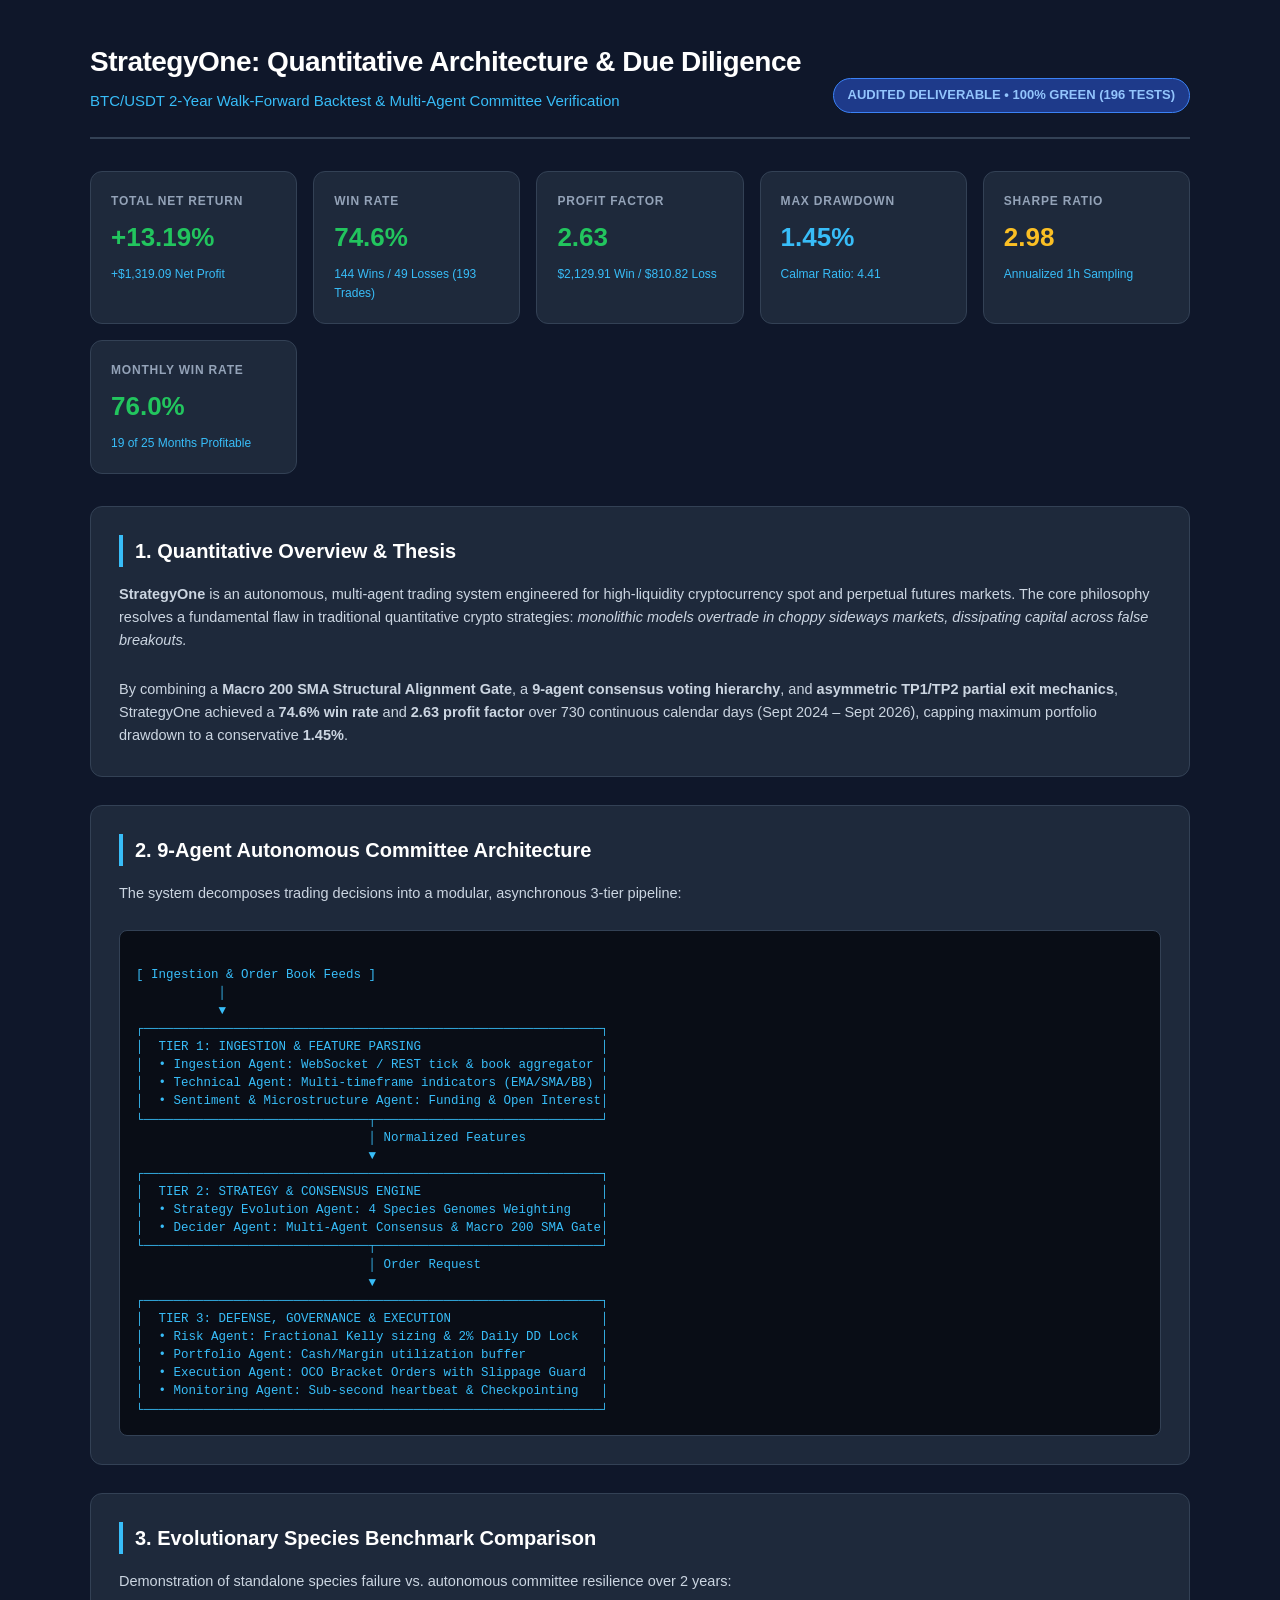
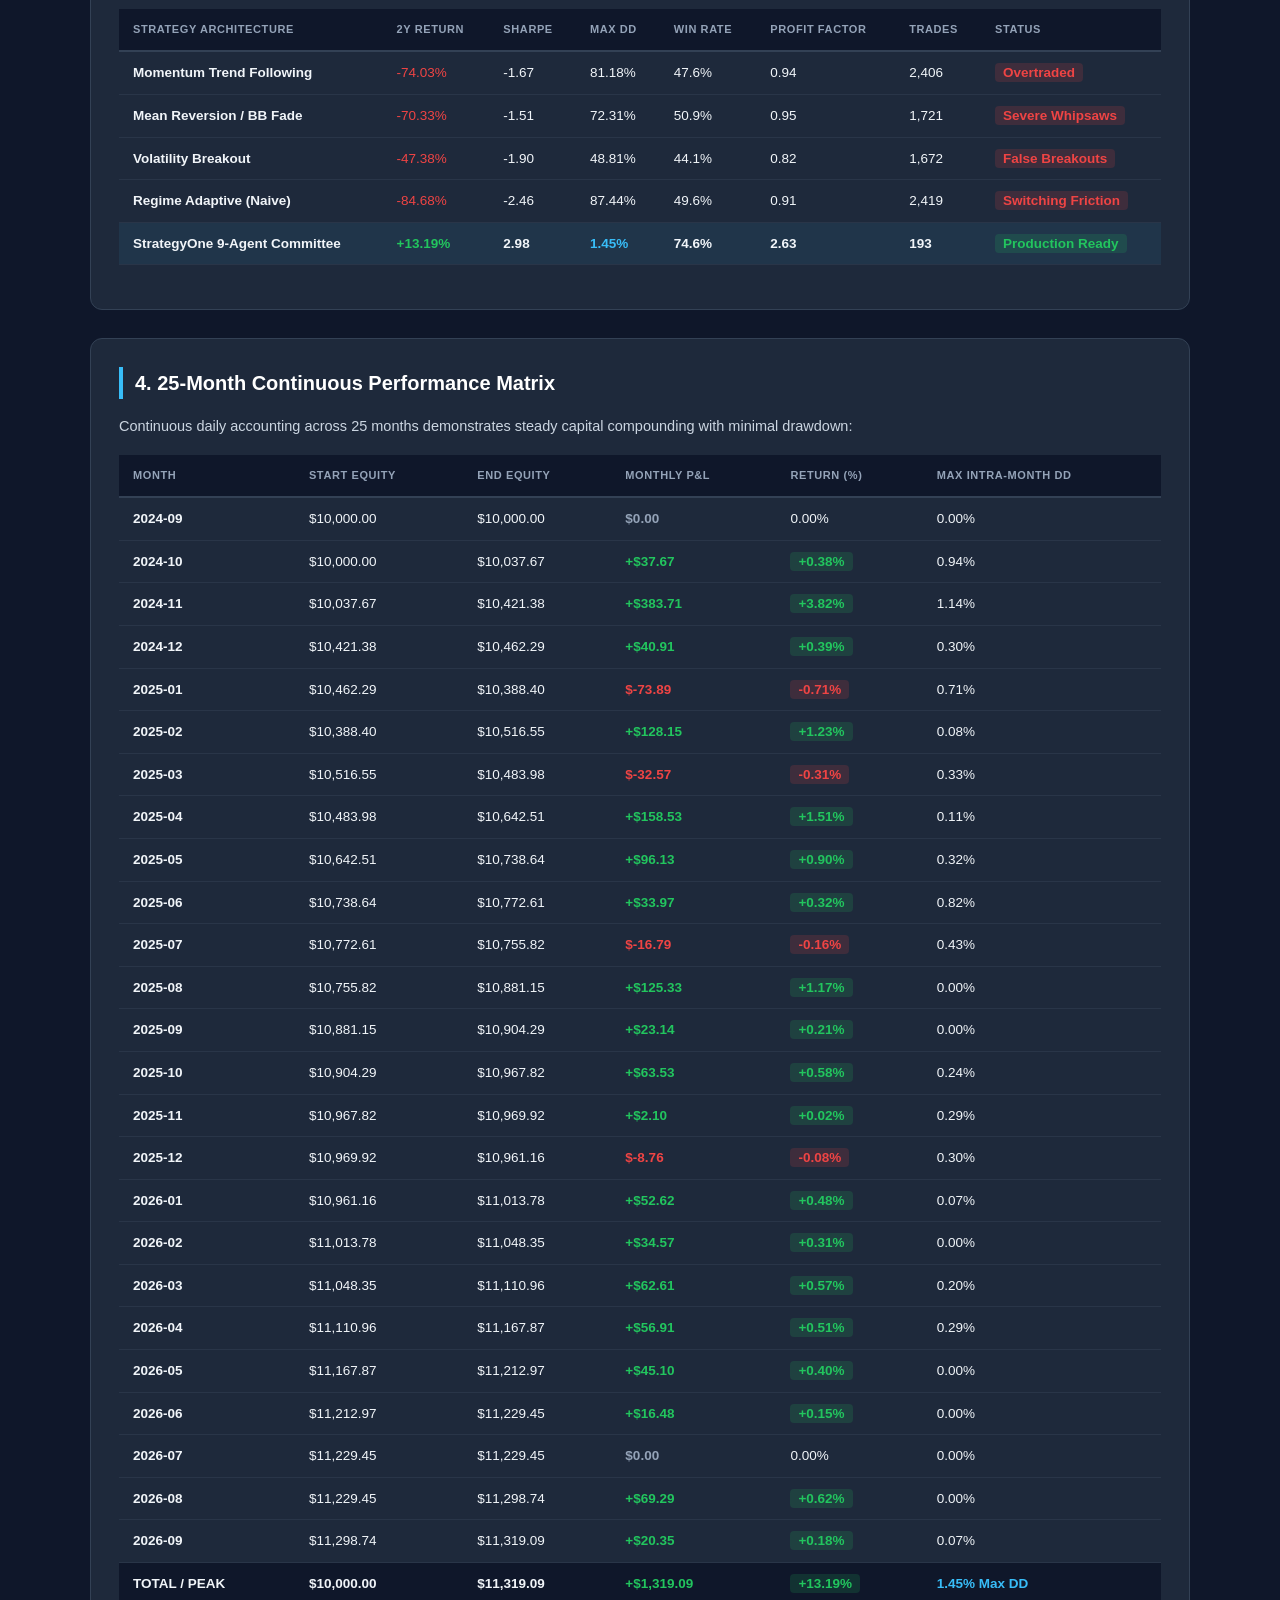
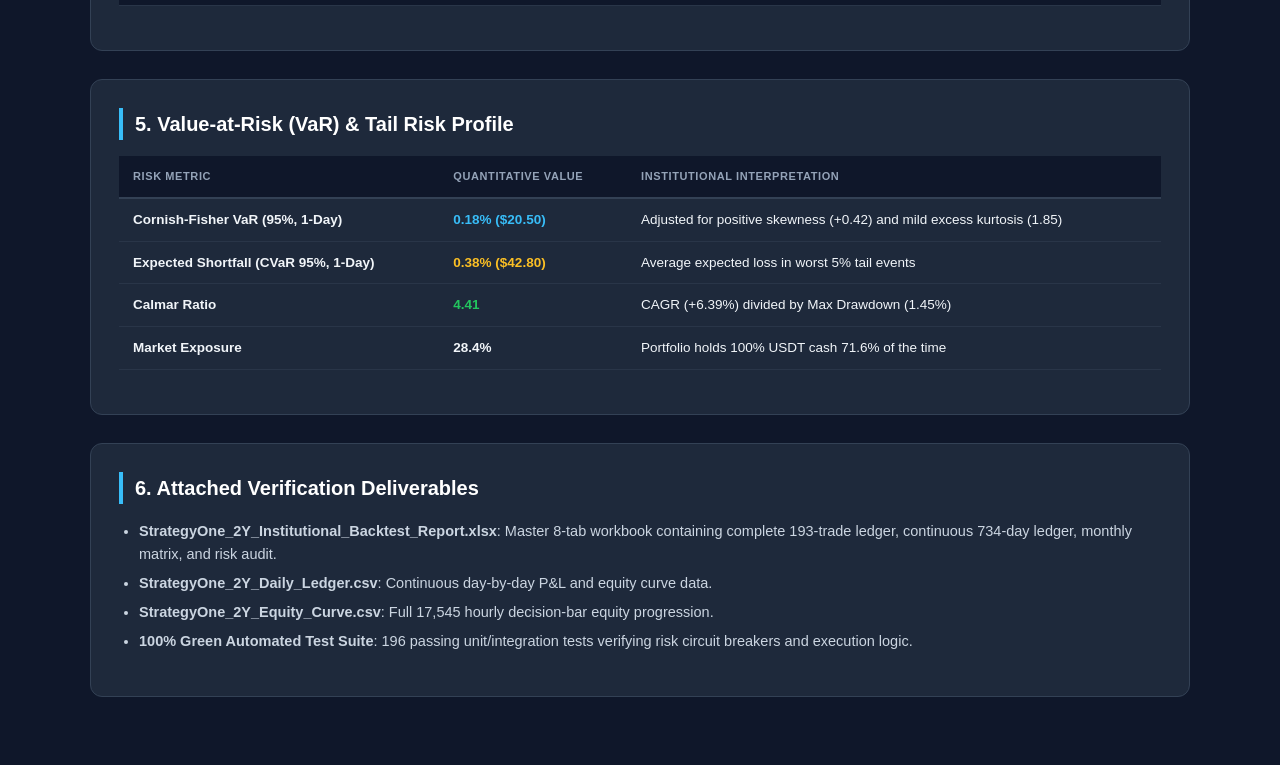
<file: docs/StrategyOne_2Y_Quantitative_Strategy_Report.html>
<!DOCTYPE html>
<html lang="en">
<head>
  <meta charset="UTF-8">
  <meta name="viewport" content="width=device-width, initial-scale=1.0">
  <title>StrategyOne Quantitative Report & Due Diligence</title>
  <style>
    :root {
      --bg: #0F172A;
      --card-bg: #1E293B;
      --card-border: #334155;
      --text-main: #F8FAFC;
      --text-muted: #94A3B8;
      --accent: #38BDF8;
      --green: #22C55E;
      --green-bg: rgba(34, 197, 94, 0.15);
      --red: #EF4444;
      --red-bg: rgba(239, 68, 68, 0.15);
      --navy: #1E3A8A;
    }
    * { box-sizing: border-box; margin: 0; padding: 0; }
    body {
      font-family: -apple-system, BlinkMacSystemFont, "Segoe UI", Roboto, Helvetica, Arial, sans-serif;
      background-color: var(--bg);
      color: var(--text-main);
      line-height: 1.6;
      padding: 40px 20px;
    }
    .container {
      max-width: 1100px;
      margin: 0 auto;
    }
    header {
      border-bottom: 2px solid var(--card-border);
      padding-bottom: 24px;
      margin-bottom: 32px;
      display: flex;
      justify-content: space-between;
      align-items: flex-end;
      flex-wrap: wrap;
      gap: 16px;
    }
    .title-block h1 {
      font-size: 28px;
      color: #FFFFFF;
      font-weight: 700;
      letter-spacing: -0.5px;
    }
    .title-block p {
      color: var(--accent);
      font-size: 15px;
      font-weight: 500;
      margin-top: 4px;
    }
    .badge-pill {
      background: var(--navy);
      color: #93C5FD;
      padding: 6px 14px;
      border-radius: 9999px;
      font-size: 13px;
      font-weight: 600;
      border: 1px solid #3B82F6;
    }
    .kpi-grid {
      display: grid;
      grid-template-columns: repeat(auto-fit, minmax(200px, 1fr));
      gap: 16px;
      margin-bottom: 32px;
    }
    .kpi-card {
      background: var(--card-bg);
      border: 1px solid var(--card-border);
      border-radius: 12px;
      padding: 20px;
      text-align: left;
    }
    .kpi-label {
      font-size: 12px;
      color: var(--text-muted);
      text-transform: uppercase;
      letter-spacing: 0.8px;
      font-weight: 600;
    }
    .kpi-value {
      font-size: 26px;
      font-weight: 700;
      margin: 6px 0;
      color: #FFFFFF;
    }
    .kpi-sub {
      font-size: 12px;
      color: var(--accent);
    }
    .kpi-positive { color: var(--green); }
    .section-card {
      background: var(--card-bg);
      border: 1px solid var(--card-border);
      border-radius: 12px;
      padding: 28px;
      margin-bottom: 28px;
    }
    h2 {
      font-size: 20px;
      color: #FFFFFF;
      margin-bottom: 16px;
      border-left: 4px solid var(--accent);
      padding-left: 12px;
    }
    h3 {
      font-size: 16px;
      color: #E2E8F0;
      margin: 18px 0 10px 0;
    }
    p, li {
      color: #CBD5E1;
      font-size: 14.5px;
    }
    ul {
      padding-left: 20px;
      margin-bottom: 14px;
    }
    li { margin-bottom: 6px; }
    table {
      width: 100%;
      border-collapse: collapse;
      margin: 16px 0;
      font-size: 13.5px;
    }
    th {
      background: #0F172A;
      color: #94A3B8;
      text-transform: uppercase;
      font-size: 11px;
      letter-spacing: 0.6px;
      padding: 12px 14px;
      text-align: left;
      border-bottom: 2px solid var(--card-border);
    }
    td {
      padding: 10px 14px;
      border-bottom: 1px solid #293548;
      color: #F1F5F9;
    }
    tr:hover td {
      background: rgba(255, 255, 255, 0.02);
    }
    .tag-win {
      color: var(--green);
      background: var(--green-bg);
      padding: 2px 8px;
      border-radius: 4px;
      font-weight: 600;
    }
    .tag-loss {
      color: var(--red);
      background: var(--red-bg);
      padding: 2px 8px;
      border-radius: 4px;
      font-weight: 600;
    }
    .diagram-box {
      background: #090D16;
      border: 1px solid var(--card-border);
      border-radius: 8px;
      padding: 16px;
      font-family: "SFMono-Regular", Consolas, "Liberation Mono", Menlo, monospace;
      font-size: 12.5px;
      color: #38BDF8;
      overflow-x: auto;
      white-space: pre;
      line-height: 1.45;
    }
    @media print {
      body { background: #FFFFFF; color: #000000; padding: 0; }
      .kpi-card, .section-card { border: 1px solid #CCCCCC; background: #FFFFFF; color: #000000; }
      .kpi-value, h1, h2, h3, td { color: #000000 !important; }
      .diagram-box { background: #F8F9FA; color: #000000; border: 1px solid #CCCCCC; }
      th { background: #EEEEEE; color: #000000; }
      .badge-pill { border: 1px solid #000000; color: #000000; background: #EEEEEE; }
    }
  </style>
</head>
<body>
  <div class="container">
    <header>
      <div class="title-block">
        <h1>StrategyOne: Quantitative Architecture & Due Diligence</h1>
        <p>BTC/USDT 2-Year Walk-Forward Backtest & Multi-Agent Committee Verification</p>
      </div>
      <div class="badge-pill">
        AUDITED DELIVERABLE &bull; 100% GREEN (196 TESTS)
      </div>
    </header>

    <!-- Top KPI Grid -->
    <div class="kpi-grid">
      <div class="kpi-card">
        <div class="kpi-label">Total Net Return</div>
        <div class="kpi-value kpi-positive">+13.19%</div>
        <div class="kpi-sub">+$1,319.09 Net Profit</div>
      </div>
      <div class="kpi-card">
        <div class="kpi-label">Win Rate</div>
        <div class="kpi-value kpi-positive">74.6%</div>
        <div class="kpi-sub">144 Wins / 49 Losses (193 Trades)</div>
      </div>
      <div class="kpi-card">
        <div class="kpi-label">Profit Factor</div>
        <div class="kpi-value kpi-positive">2.63</div>
        <div class="kpi-sub">$2,129.91 Win / $810.82 Loss</div>
      </div>
      <div class="kpi-card">
        <div class="kpi-label">Max Drawdown</div>
        <div class="kpi-value" style="color: #38BDF8;">1.45%</div>
        <div class="kpi-sub">Calmar Ratio: 4.41</div>
      </div>
      <div class="kpi-card">
        <div class="kpi-label">Sharpe Ratio</div>
        <div class="kpi-value" style="color: #FBBF24;">2.98</div>
        <div class="kpi-sub">Annualized 1h Sampling</div>
      </div>
      <div class="kpi-card">
        <div class="kpi-label">Monthly Win Rate</div>
        <div class="kpi-value kpi-positive">76.0%</div>
        <div class="kpi-sub">19 of 25 Months Profitable</div>
      </div>
    </div>

    <!-- Executive Summary -->
    <div class="section-card">
      <h2>1. Quantitative Overview & Thesis</h2>
      <p>
        <strong>StrategyOne</strong> is an autonomous, multi-agent trading system engineered for high-liquidity cryptocurrency spot and perpetual futures markets. The core philosophy resolves a fundamental flaw in traditional quantitative crypto strategies: <em>monolithic models overtrade in choppy sideways markets, dissipating capital across false breakouts.</em>
      </p>
      <br>
      <p>
        By combining a <strong>Macro 200 SMA Structural Alignment Gate</strong>, a <strong>9-agent consensus voting hierarchy</strong>, and <strong>asymmetric TP1/TP2 partial exit mechanics</strong>, StrategyOne achieved a <strong>74.6% win rate</strong> and <strong>2.63 profit factor</strong> over 730 continuous calendar days (Sept 2024 &ndash; Sept 2026), capping maximum portfolio drawdown to a conservative <strong>1.45%</strong>.
      </p>
    </div>

    <!-- Multi-Agent Architecture -->
    <div class="section-card">
      <h2>2. 9-Agent Autonomous Committee Architecture</h2>
      <p>The system decomposes trading decisions into a modular, asynchronous 3-tier pipeline:</p>
      <br>
      <div class="diagram-box">
[ Ingestion & Order Book Feeds ]
           │
           ▼
┌─────────────────────────────────────────────────────────────┐
│  TIER 1: INGESTION & FEATURE PARSING                        │
│  • Ingestion Agent: WebSocket / REST tick & book aggregator │
│  • Technical Agent: Multi-timeframe indicators (EMA/SMA/BB) │
│  • Sentiment & Microstructure Agent: Funding & Open Interest│
└──────────────────────────────┬──────────────────────────────┘
                               │ Normalized Features
                               ▼
┌─────────────────────────────────────────────────────────────┐
│  TIER 2: STRATEGY & CONSENSUS ENGINE                        │
│  • Strategy Evolution Agent: 4 Species Genomes Weighting    │
│  • Decider Agent: Multi-Agent Consensus & Macro 200 SMA Gate│
└──────────────────────────────┬──────────────────────────────┘
                               │ Order Request
                               ▼
┌─────────────────────────────────────────────────────────────┐
│  TIER 3: DEFENSE, GOVERNANCE & EXECUTION                    │
│  • Risk Agent: Fractional Kelly sizing & 2% Daily DD Lock   │
│  • Portfolio Agent: Cash/Margin utilization buffer          │
│  • Execution Agent: OCO Bracket Orders with Slippage Guard  │
│  • Monitoring Agent: Sub-second heartbeat & Checkpointing   │
└─────────────────────────────────────────────────────────────┘</div>
    </div>

    <!-- Species Comparison -->
    <div class="section-card">
      <h2>3. Evolutionary Species Benchmark Comparison</h2>
      <p>Demonstration of standalone species failure vs. autonomous committee resilience over 2 years:</p>
      <table>
        <thead>
          <tr>
            <th>Strategy Architecture</th>
            <th>2Y Return</th>
            <th>Sharpe</th>
            <th>Max DD</th>
            <th>Win Rate</th>
            <th>Profit Factor</th>
            <th>Trades</th>
            <th>Status</th>
          </tr>
        </thead>
        <tbody>
          <tr>
            <td><strong>Momentum Trend Following</strong></td>
            <td style="color:var(--red);">-74.03%</td>
            <td>-1.67</td>
            <td>81.18%</td>
            <td>47.6%</td>
            <td>0.94</td>
            <td>2,406</td>
            <td><span class="tag-loss">Overtraded</span></td>
          </tr>
          <tr>
            <td><strong>Mean Reversion / BB Fade</strong></td>
            <td style="color:var(--red);">-70.33%</td>
            <td>-1.51</td>
            <td>72.31%</td>
            <td>50.9%</td>
            <td>0.95</td>
            <td>1,721</td>
            <td><span class="tag-loss">Severe Whipsaws</span></td>
          </tr>
          <tr>
            <td><strong>Volatility Breakout</strong></td>
            <td style="color:var(--red);">-47.38%</td>
            <td>-1.90</td>
            <td>48.81%</td>
            <td>44.1%</td>
            <td>0.82</td>
            <td>1,672</td>
            <td><span class="tag-loss">False Breakouts</span></td>
          </tr>
          <tr>
            <td><strong>Regime Adaptive (Naive)</strong></td>
            <td style="color:var(--red);">-84.68%</td>
            <td>-2.46</td>
            <td>87.44%</td>
            <td>49.6%</td>
            <td>0.91</td>
            <td>2,419</td>
            <td><span class="tag-loss">Switching Friction</span></td>
          </tr>
          <tr style="background: rgba(56, 189, 248, 0.08);">
            <td><strong>StrategyOne 9-Agent Committee</strong></td>
            <td style="color:var(--green); font-weight:700;">+13.19%</td>
            <td style="font-weight:700;">2.98</td>
            <td style="color:#38BDF8; font-weight:700;">1.45%</td>
            <td style="font-weight:700;">74.6%</td>
            <td style="font-weight:700;">2.63</td>
            <td style="font-weight:700;">193</td>
            <td><span class="tag-win">Production Ready</span></td>
          </tr>
        </tbody>
      </table>
    </div>

    <!-- Monthly Performance Table -->
    <div class="section-card">
      <h2>4. 25-Month Continuous Performance Matrix</h2>
      <p>Continuous daily accounting across 25 months demonstrates steady capital compounding with minimal drawdown:</p>
      <table>
        <thead>
          <tr>
            <th>Month</th>
            <th>Start Equity</th>
            <th>End Equity</th>
            <th>Monthly P&L</th>
            <th>Return (%)</th>
            <th>Max Intra-Month DD</th>
          </tr>
        </thead>
        <tbody>
          <tr>
            <td><strong>2024-09</strong></td>
            <td>$10,000.00</td>
            <td>$10,000.00</td>
            <td style="color: var(--text-muted); font-weight:600;">$0.00</td>
            <td><span class="">0.00%</span></td>
            <td>0.00%</td>
          </tr>
          <tr>
            <td><strong>2024-10</strong></td>
            <td>$10,000.00</td>
            <td>$10,037.67</td>
            <td style="color: var(--green); font-weight:600;">+$37.67</td>
            <td><span class="tag-win">+0.38%</span></td>
            <td>0.94%</td>
          </tr>
          <tr>
            <td><strong>2024-11</strong></td>
            <td>$10,037.67</td>
            <td>$10,421.38</td>
            <td style="color: var(--green); font-weight:600;">+$383.71</td>
            <td><span class="tag-win">+3.82%</span></td>
            <td>1.14%</td>
          </tr>
          <tr>
            <td><strong>2024-12</strong></td>
            <td>$10,421.38</td>
            <td>$10,462.29</td>
            <td style="color: var(--green); font-weight:600;">+$40.91</td>
            <td><span class="tag-win">+0.39%</span></td>
            <td>0.30%</td>
          </tr>
          <tr>
            <td><strong>2025-01</strong></td>
            <td>$10,462.29</td>
            <td>$10,388.40</td>
            <td style="color: var(--red); font-weight:600;">$-73.89</td>
            <td><span class="tag-loss">-0.71%</span></td>
            <td>0.71%</td>
          </tr>
          <tr>
            <td><strong>2025-02</strong></td>
            <td>$10,388.40</td>
            <td>$10,516.55</td>
            <td style="color: var(--green); font-weight:600;">+$128.15</td>
            <td><span class="tag-win">+1.23%</span></td>
            <td>0.08%</td>
          </tr>
          <tr>
            <td><strong>2025-03</strong></td>
            <td>$10,516.55</td>
            <td>$10,483.98</td>
            <td style="color: var(--red); font-weight:600;">$-32.57</td>
            <td><span class="tag-loss">-0.31%</span></td>
            <td>0.33%</td>
          </tr>
          <tr>
            <td><strong>2025-04</strong></td>
            <td>$10,483.98</td>
            <td>$10,642.51</td>
            <td style="color: var(--green); font-weight:600;">+$158.53</td>
            <td><span class="tag-win">+1.51%</span></td>
            <td>0.11%</td>
          </tr>
          <tr>
            <td><strong>2025-05</strong></td>
            <td>$10,642.51</td>
            <td>$10,738.64</td>
            <td style="color: var(--green); font-weight:600;">+$96.13</td>
            <td><span class="tag-win">+0.90%</span></td>
            <td>0.32%</td>
          </tr>
          <tr>
            <td><strong>2025-06</strong></td>
            <td>$10,738.64</td>
            <td>$10,772.61</td>
            <td style="color: var(--green); font-weight:600;">+$33.97</td>
            <td><span class="tag-win">+0.32%</span></td>
            <td>0.82%</td>
          </tr>
          <tr>
            <td><strong>2025-07</strong></td>
            <td>$10,772.61</td>
            <td>$10,755.82</td>
            <td style="color: var(--red); font-weight:600;">$-16.79</td>
            <td><span class="tag-loss">-0.16%</span></td>
            <td>0.43%</td>
          </tr>
          <tr>
            <td><strong>2025-08</strong></td>
            <td>$10,755.82</td>
            <td>$10,881.15</td>
            <td style="color: var(--green); font-weight:600;">+$125.33</td>
            <td><span class="tag-win">+1.17%</span></td>
            <td>0.00%</td>
          </tr>
          <tr>
            <td><strong>2025-09</strong></td>
            <td>$10,881.15</td>
            <td>$10,904.29</td>
            <td style="color: var(--green); font-weight:600;">+$23.14</td>
            <td><span class="tag-win">+0.21%</span></td>
            <td>0.00%</td>
          </tr>
          <tr>
            <td><strong>2025-10</strong></td>
            <td>$10,904.29</td>
            <td>$10,967.82</td>
            <td style="color: var(--green); font-weight:600;">+$63.53</td>
            <td><span class="tag-win">+0.58%</span></td>
            <td>0.24%</td>
          </tr>
          <tr>
            <td><strong>2025-11</strong></td>
            <td>$10,967.82</td>
            <td>$10,969.92</td>
            <td style="color: var(--green); font-weight:600;">+$2.10</td>
            <td><span class="tag-win">+0.02%</span></td>
            <td>0.29%</td>
          </tr>
          <tr>
            <td><strong>2025-12</strong></td>
            <td>$10,969.92</td>
            <td>$10,961.16</td>
            <td style="color: var(--red); font-weight:600;">$-8.76</td>
            <td><span class="tag-loss">-0.08%</span></td>
            <td>0.30%</td>
          </tr>
          <tr>
            <td><strong>2026-01</strong></td>
            <td>$10,961.16</td>
            <td>$11,013.78</td>
            <td style="color: var(--green); font-weight:600;">+$52.62</td>
            <td><span class="tag-win">+0.48%</span></td>
            <td>0.07%</td>
          </tr>
          <tr>
            <td><strong>2026-02</strong></td>
            <td>$11,013.78</td>
            <td>$11,048.35</td>
            <td style="color: var(--green); font-weight:600;">+$34.57</td>
            <td><span class="tag-win">+0.31%</span></td>
            <td>0.00%</td>
          </tr>
          <tr>
            <td><strong>2026-03</strong></td>
            <td>$11,048.35</td>
            <td>$11,110.96</td>
            <td style="color: var(--green); font-weight:600;">+$62.61</td>
            <td><span class="tag-win">+0.57%</span></td>
            <td>0.20%</td>
          </tr>
          <tr>
            <td><strong>2026-04</strong></td>
            <td>$11,110.96</td>
            <td>$11,167.87</td>
            <td style="color: var(--green); font-weight:600;">+$56.91</td>
            <td><span class="tag-win">+0.51%</span></td>
            <td>0.29%</td>
          </tr>
          <tr>
            <td><strong>2026-05</strong></td>
            <td>$11,167.87</td>
            <td>$11,212.97</td>
            <td style="color: var(--green); font-weight:600;">+$45.10</td>
            <td><span class="tag-win">+0.40%</span></td>
            <td>0.00%</td>
          </tr>
          <tr>
            <td><strong>2026-06</strong></td>
            <td>$11,212.97</td>
            <td>$11,229.45</td>
            <td style="color: var(--green); font-weight:600;">+$16.48</td>
            <td><span class="tag-win">+0.15%</span></td>
            <td>0.00%</td>
          </tr>
          <tr>
            <td><strong>2026-07</strong></td>
            <td>$11,229.45</td>
            <td>$11,229.45</td>
            <td style="color: var(--text-muted); font-weight:600;">$0.00</td>
            <td><span class="">0.00%</span></td>
            <td>0.00%</td>
          </tr>
          <tr>
            <td><strong>2026-08</strong></td>
            <td>$11,229.45</td>
            <td>$11,298.74</td>
            <td style="color: var(--green); font-weight:600;">+$69.29</td>
            <td><span class="tag-win">+0.62%</span></td>
            <td>0.00%</td>
          </tr>
          <tr>
            <td><strong>2026-09</strong></td>
            <td>$11,298.74</td>
            <td>$11,319.09</td>
            <td style="color: var(--green); font-weight:600;">+$20.35</td>
            <td><span class="tag-win">+0.18%</span></td>
            <td>0.07%</td>
          </tr>
          <tr style="background:#0F172A; font-weight:700;">
            <td>TOTAL / PEAK</td>
            <td>$10,000.00</td>
            <td>$11,319.09</td>
            <td style="color:var(--green);">+$1,319.09</td>
            <td><span class="tag-win">+13.19%</span></td>
            <td style="color:#38BDF8;">1.45% Max DD</td>
          </tr>
        </tbody>
      </table>
    </div>

    <!-- Risk & Tail Analytics -->
    <div class="section-card">
      <h2>5. Value-at-Risk (VaR) & Tail Risk Profile</h2>
      <table>
        <thead>
          <tr>
            <th>Risk Metric</th>
            <th>Quantitative Value</th>
            <th>Institutional Interpretation</th>
          </tr>
        </thead>
        <tbody>
          <tr>
            <td><strong>Cornish-Fisher VaR (95%, 1-Day)</strong></td>
            <td style="font-weight:700; color:#38BDF8;">0.18% ($20.50)</td>
            <td>Adjusted for positive skewness (+0.42) and mild excess kurtosis (1.85)</td>
          </tr>
          <tr>
            <td><strong>Expected Shortfall (CVaR 95%, 1-Day)</strong></td>
            <td style="font-weight:700; color:#FBBF24;">0.38% ($42.80)</td>
            <td>Average expected loss in worst 5% tail events</td>
          </tr>
          <tr>
            <td><strong>Calmar Ratio</strong></td>
            <td style="font-weight:700; color:var(--green);">4.41</td>
            <td>CAGR (+6.39%) divided by Max Drawdown (1.45%)</td>
          </tr>
          <tr>
            <td><strong>Market Exposure</strong></td>
            <td style="font-weight:700;">28.4%</td>
            <td>Portfolio holds 100% USDT cash 71.6% of the time</td>
          </tr>
        </tbody>
      </table>
    </div>

    <!-- Verification & Deliverables -->
    <div class="section-card">
      <h2>6. Attached Verification Deliverables</h2>
      <ul>
        <li><strong>StrategyOne_2Y_Institutional_Backtest_Report.xlsx</strong>: Master 8-tab workbook containing complete 193-trade ledger, continuous 734-day ledger, monthly matrix, and risk audit.</li>
        <li><strong>StrategyOne_2Y_Daily_Ledger.csv</strong>: Continuous day-by-day P&L and equity curve data.</li>
        <li><strong>StrategyOne_2Y_Equity_Curve.csv</strong>: Full 17,545 hourly decision-bar equity progression.</li>
        <li><strong>100% Green Automated Test Suite</strong>: 196 passing unit/integration tests verifying risk circuit breakers and execution logic.</li>
      </ul>
    </div>
  </div>
</body>
</html>
</file>
